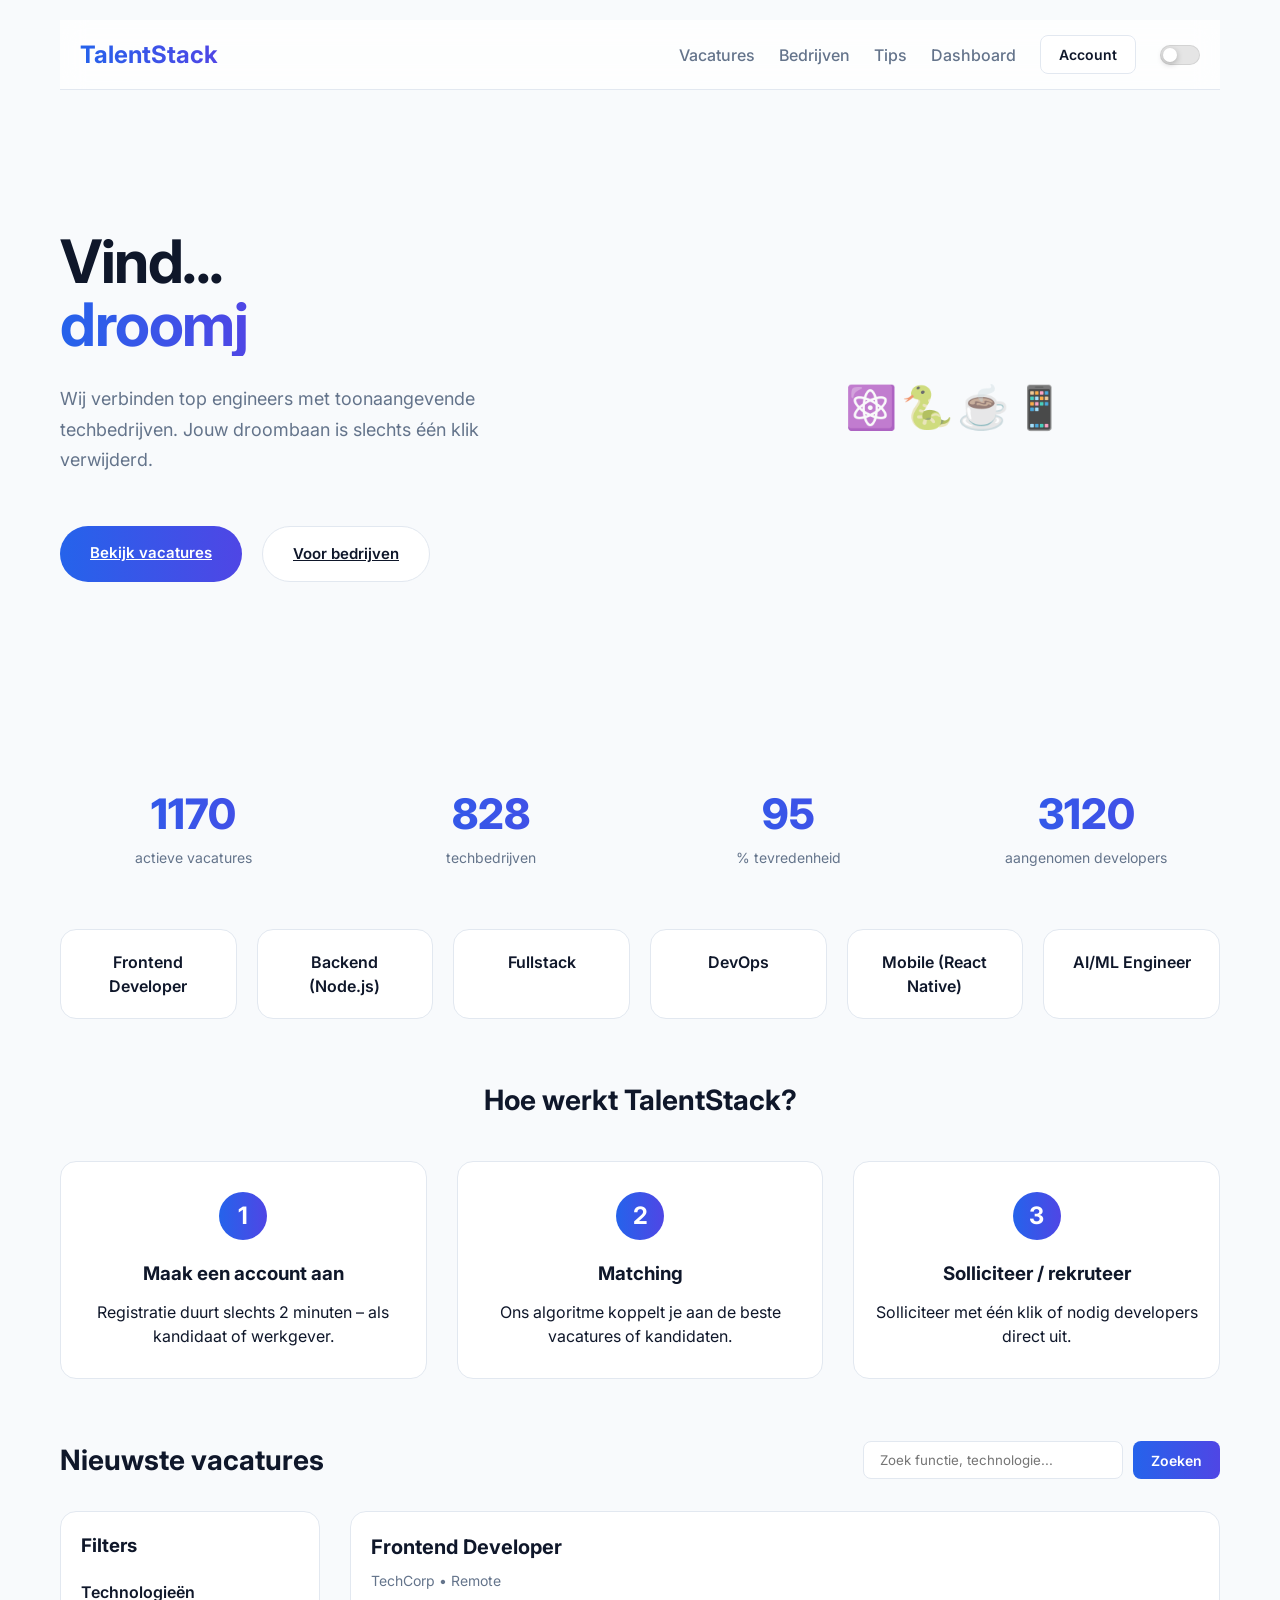
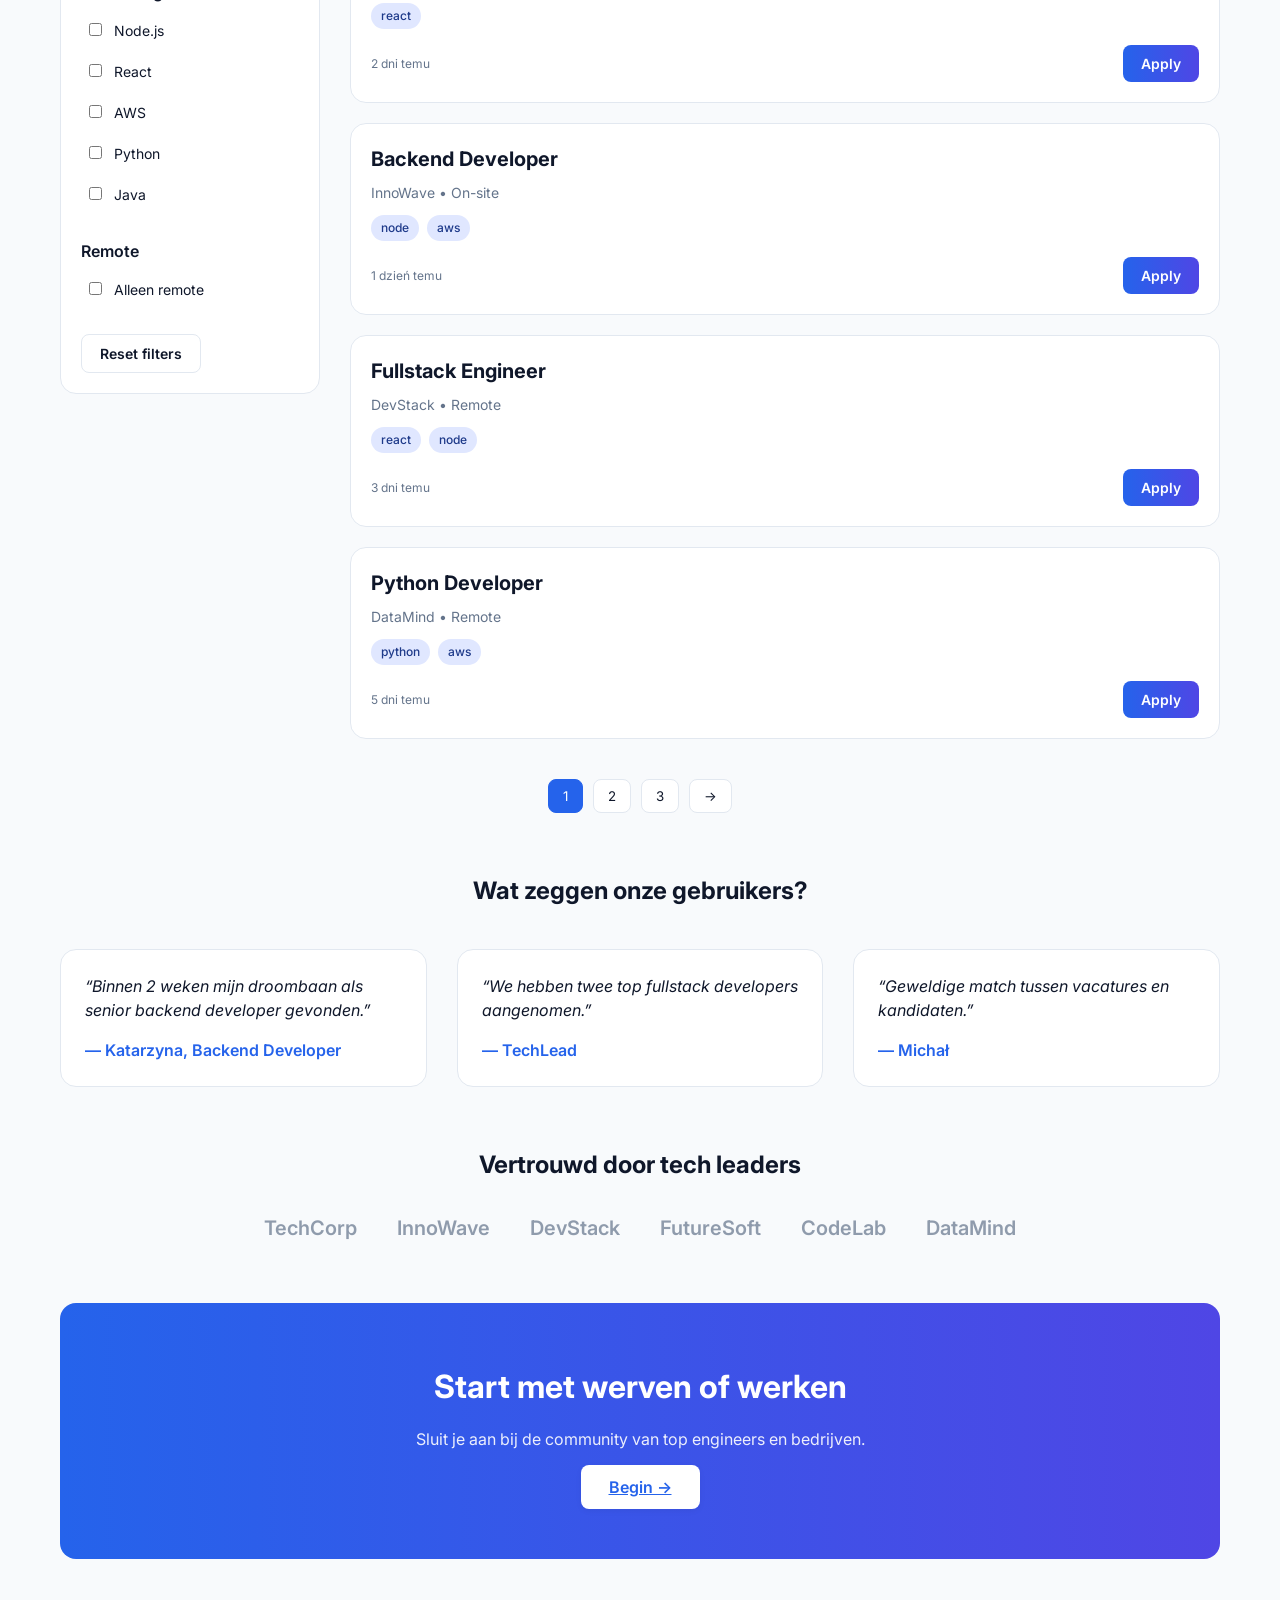
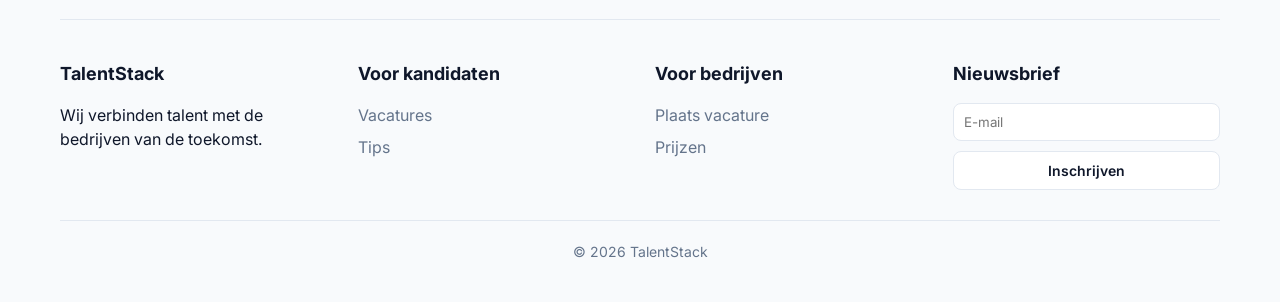
<file: index.html>
<!DOCTYPE html>
<html lang="nl">
<head>
  <meta charset="UTF-8" />
  <meta name="viewport" content="width=device-width, initial-scale=1.0, viewport-fit=cover" />

  <title>TalentStack – banen voor developers | IT recruitment</title>

  <meta name="description" content="TalentStack verbindt de beste software engineers met techbedrijven. Vind je droombaan als developer of huur toptalent in." />
  <meta name="keywords" content="developer jobs, IT vacatures, IT recruitment, frontend backend jobs, remote jobs, Node.js, React, AWS" />
  <meta name="author" content="TalentStack" />
  <meta name="robots" content="index, follow" />

  <link rel="canonical" href="https://talentstack.com" />

  <!-- OG -->
  <meta property="og:title" content="TalentStack – jouw IT-carrière begint hier" />
  <meta property="og:description" content="Vacatures voor frontend, backend, fullstack en DevOps developers. Sluit je aan bij topbedrijven." />
  <meta property="og:image" content="https://via.placeholder.com/1200x630?text=TalentStack" />
  <meta property="og:url" content="https://talentstack.com" />

  <link rel="icon" href="/favicon.ico" type="image/x-icon" />

  <!-- Fonts -->
  <link href="https://fonts.googleapis.com/css2?family=Inter:opsz,wght@14..32,300;400;600;700;800&display=swap" rel="stylesheet" />

  <!-- CSS -->
  <link rel="stylesheet" href="src/styles.css" />
</head>

<body>

<div class="container">

  <!-- ================= HEADER ================= -->
  <header>
    <div class="logo"><a href="/">TalentStack</a></div>

    <nav>
      <a href="#">Vacatures</a>
      <a href="#">Bedrijven</a>
      <a href="#">Tips</a>
      <a href="subsite/dashboard.html">Dashboard</a>

      <!-- AUTH -->
      <div class="auth-dropdown">
        <button class="btn btn-secondary" id="authBtn">Account</button>

        <div id="authBox" class="auth-box">
          <input class="input" type="email" placeholder="E-mail" />
          <input class="input" type="password" placeholder="Wachtwoord" />

          <button class="btn btn-primary">Inloggen</button>
          <button class="btn btn-secondary">Registreren</button>
        </div>
      </div>

      <!-- THEME -->
      <label class="ios-switch">
        <input type="checkbox" id="themeToggle" />
        <span class="ios-slider"></span>R
      </label>

    </nav>
  </header>

  <!-- ================= MAIN ================= -->
  <main>

    <!-- HERO -->
    <section class="hero reveal">
      <div class="hero-content">
        <h1>
          Vind... <br>
          <span class="highlight" id="typedText"></span>
          <span class="cursor"></span>
        </h1>

        <p>
          Wij verbinden top engineers met toonaangevende techbedrijven. 
          Jouw droombaan is slechts één klik verwijderd.
        </p>

        <div class="hero-buttons">
          <a href="#" class="btn btn-primary">Bekijk vacatures</a>
          <a href="#" class="btn btn-secondary">Voor bedrijven</a>
        </div>
      </div>

      <div class="hero-image">
        <div class="floating-elements">
          <span class="floating-icon">⚛️</span>
          <span class="floating-icon">🐍</span>
          <span class="floating-icon">☕</span>
          <span class="floating-icon">📱</span>
        </div>
      </div>
    </section>

    <!-- STATS -->
    <section class="stats-section reveal">
      <div class="stat-item">
        <span class="stat-number" data-target="1200">0</span>
        <span class="stat-label">actieve vacatures</span>
      </div>

      <div class="stat-item">
        <span class="stat-number" data-target="850">0</span>
        <span class="stat-label">techbedrijven</span>
      </div>

      <div class="stat-item">
        <span class="stat-number" data-target="98">0</span>
        <span class="stat-label">% tevredenheid</span>
      </div>

      <div class="stat-item">
        <span class="stat-number" data-target="3200">0</span>
        <span class="stat-label">aangenomen developers</span>
      </div>
    </section>

    <!-- ROLES -->
    <section class="roles reveal">
      <div class="role-card">Frontend Developer</div>
      <div class="role-card">Backend (Node.js)</div>
      <div class="role-card">Fullstack</div>
      <div class="role-card">DevOps</div>
      <div class="role-card">Mobile (React Native)</div>
      <div class="role-card">AI/ML Engineer</div>
    </section>

    <!-- HOW IT WORKS -->
    <section class="how-it-works reveal">
      <h2>Hoe werkt TalentStack?</h2>

      <div class="steps">
        <div class="step">
          <div class="step-number">1</div>
          <h3>Maak een account aan</h3>
          <p>Registratie duurt slechts 2 minuten – als kandidaat of werkgever.</p>
        </div>

        <div class="step">
          <div class="step-number">2</div>
          <h3>Matching</h3>
          <p>Ons algoritme koppelt je aan de beste vacatures of kandidaten.</p>
        </div>

        <div class="step">
          <div class="step-number">3</div>
          <h3>Solliciteer / rekruteer</h3>
          <p>Solliciteer met één klik of nodig developers direct uit.</p>
        </div>
      </div>
    </section>

    <!-- JOBS -->
    <section class="jobs reveal">
      <div class="jobs-header">
        <h2>Nieuwste vacatures</h2>

        <div class="search-bar">
          <input type="text" id="searchInput" placeholder="Zoek functie, technologie..." />
          <button class="btn btn-primary" id="searchBtn">Zoeken</button>
        </div>
      </div>

      <div class="jobs-layout">

        <!-- FILTERS -->
        <aside class="filters">
          <h3>Filters</h3>

          <fieldset>
            <legend>Technologieën</legend>
            <label><input type="checkbox" value="node" class="filter-tech"> Node.js</label>
            <label><input type="checkbox" value="react" class="filter-tech"> React</label>
            <label><input type="checkbox" value="aws" class="filter-tech"> AWS</label>
            <label><input type="checkbox" value="python" class="filter-tech"> Python</label>
            <label><input type="checkbox" value="java" class="filter-tech"> Java</label>
          </fieldset>

          <fieldset>
            <legend>Remote</legend>
            <label><input type="checkbox" id="filterRemote"> Alleen remote</label>
          </fieldset>

          <button id="resetFiltersBtn" class="btn btn-secondary">Reset filters</button>
        </aside>

        <!-- JOB LIST -->
        <div class="job-list" id="jobList"></div>

      </div>

      <div class="pagination">
        <button class="page-btn active">1</button>
        <button class="page-btn">2</button>
        <button class="page-btn">3</button>
        <button class="page-btn next">→</button>
      </div>

    </section>

    <!-- TESTIMONIALS -->
    <section class="testimonials reveal">
      <h2>Wat zeggen onze gebruikers?</h2>

      <div class="testimonial-grid">
        <div class="testimonial-card">
          <p class="testimonial-text">“Binnen 2 weken mijn droombaan als senior backend developer gevonden.”</p>
          <p class="testimonial-author">— Katarzyna, Backend Developer</p>
        </div>

        <div class="testimonial-card">
          <p class="testimonial-text">“We hebben twee top fullstack developers aangenomen.”</p>
          <p class="testimonial-author">— TechLead</p>
        </div>

        <div class="testimonial-card">
          <p class="testimonial-text">“Geweldige match tussen vacatures en kandidaten.”</p>
          <p class="testimonial-author">— Michał</p>
        </div>
      </div>
    </section>

    <!-- PARTNERS -->
    <section class="partners reveal">
      <h2>Vertrouwd door tech leaders</h2>

      <div class="partner-logos">
        <span class="partner-logo">TechCorp</span>
        <span class="partner-logo">InnoWave</span>
        <span class="partner-logo">DevStack</span>
        <span class="partner-logo">FutureSoft</span>
        <span class="partner-logo">CodeLab</span>
        <span class="partner-logo">DataMind</span>
      </div>
    </section>

    <!-- CTA -->
    <section class="cta reveal">
      <h2>Start met werven of werken</h2>
      <p>Sluit je aan bij de community van top engineers en bedrijven.</p>
      <a href="dashboard.html" class="btn btn-primary btn-large">Begin →</a>
    </section>

  </main>

  <!-- ================= FOOTER ================= -->
  <footer>
    <div class="footer-columns">

      <div class="footer-col">
        <h4>TalentStack</h4>
        <p>Wij verbinden talent met de bedrijven van de toekomst.</p>
      </div>

      <div class="footer-col">
        <h4>Voor kandidaten</h4>
        <ul>
          <li><a href="#">Vacatures</a></li>
          <li><a href="#">Tips</a></li>
        </ul>
      </div>

      <div class="footer-col">
        <h4>Voor bedrijven</h4>
        <ul>
          <li><a href="#">Plaats vacature</a></li>
          <li><a href="#">Prijzen</a></li>
        </ul>
      </div>

      <div class="footer-col newsletter">
        <h4>Nieuwsbrief</h4>
        <form id="newsletterForm">
          <input type="email" placeholder="E-mail" required />
          <button class="btn btn-secondary">Inschrijven</button>
        </form>
      </div>

    </div>

    <div class="footer-bottom">
      <p>© 2026 TalentStack</p>
    </div>
  </footer>

</div>

<script src="src/script.js"></script>
<script src="src/theme.js"></script>

</body>
</html>
</file>
<file: src/styles.css>
/* =========================
   1. ROOT / DESIGN SYSTEM
========================= */

:root {
  --color-primary: #2563eb;
  --color-primary-gradient: linear-gradient(to right, #2563eb, #4f46e5);

  --color-bg: #f8fafc;
  --color-bg-soft: #eef2ff;
  --color-white: #ffffff;

  --color-text: #0f172a;
  --color-text-muted: #64748b;

  --color-border: #e2e8f0;

  --color-badge-bg: #e0e7ff;
  --color-badge-text: #1e3a8a;

  --shadow-sm: 0 2px 6px rgba(0,0,0,0.05);
  --shadow-md: 0 10px 25px rgba(0,0,0,0.08);
  --shadow-lg: 0 20px 60px rgba(0,0,0,0.1);

  --radius-sm: 8px;
  --radius-md: 12px;
  --radius-lg: 16px;

  --transition: all 0.25s ease;
}

/* =========================
   2. DARK MODE
========================= */

.dark {
  --color-bg: #0b1220;
  --color-bg-soft: #0f172a;
  --color-white: #111827;

  --color-text: #e5e7eb;
  --color-text-muted: #94a3b8;

  --color-border: #1f2937;

  --color-badge-bg: #1e293b;
  --color-badge-text: #93c5fd;

  --shadow-sm: 0 2px 6px rgba(0,0,0,0.4);
  --shadow-md: 0 10px 25px rgba(0,0,0,0.5);
  --shadow-lg: 0 20px 60px rgba(0,0,0,0.6);
}

/* =========================
   3. RESET
========================= */

* {
  margin: 0;
  padding: 0;
  box-sizing: border-box;
  font-family: 'Inter', sans-serif;
}

body {
  background: var(--color-bg);
  color: var(--color-text);
  line-height: 1.5;
  transition: background 0.4s ease, color 0.4s ease;
  
}


/* =========================
   4. LAYOUT
========================= */

.container {
  max-width: 1200px;
  margin: auto;
  padding: 20px;
}



/* =========================
   5. HEADER (FIXED)
========================= */

header {
  position: sticky;
  top: 0;
  z-index: 999;

  display: flex;
  justify-content: space-between;
  align-items: center;

  padding: 15px 20px;

  background: rgba(255,255,255,0.75);
  backdrop-filter: blur(12px);

  border-bottom: 1px solid var(--color-border);
}

.dark header {
  background: rgba(17,24,39,0.75);
}

.logo {
  font-weight: 700;
  font-size: 24px;
  background: var(--color-primary-gradient);
  -webkit-background-clip: text;
  background-clip: text;
  color: transparent;
}

.logo a {
  text-decoration: none;
  color: inherit;
}

/* NAVIGATION */
nav {
  display: flex;
  align-items: center;
  gap: 24px;
  flex-wrap: wrap;
}

nav a {
  text-decoration: none;
  color: var(--color-text-muted);
  transition: var(--transition);
  font-weight: 500;
}

nav a:hover {
  color: var(--color-primary);
}

/* =========================
   AUTH DROPDOWN – SLIDE FROM NAV
========================= */

.auth-dropdown {
  position: relative;
}

/* 🔥 ukryty stan */
.auth-box {
  position: absolute;
  top: 60px;
  right: 0;

  width: 260px;
  padding: 18px;

  background: var(--color-white);
  border-radius: 14px;
  box-shadow: var(--shadow-lg);
  border: 1px solid var(--color-border);

  display: flex;
  flex-direction: column;
  gap: 12px;

  /* 🔥 animacja */
  opacity: 0;
  transform: translateY(-20px) scale(0.98);
  pointer-events: none;

  transition: 
    opacity 0.25s ease,
    transform 0.25s ease;
}

/* 🔥 aktywny */
.auth-box.show {
  opacity: 1;
  transform: translateY(0) scale(1);
  pointer-events: auto;
}

/* inputs spacing */
.auth-box .input {
  width: 100%;
}

/* buttons */
.auth-box .btn {
  width: 100%;
}

.auth-box {
  backdrop-filter: blur(12px);
}

.dark .auth-box {
  background: rgba(17,24,39,0.95);
}

/* =========================
   iOS STYLE TOGGLE
========================= */

.ios-switch {
  position: relative;
  display: inline-block;
  width: 40px;
  height: 20px;
}

.ios-switch input {
  opacity: 0;
  width: 0;
  height: 0;
}

.ios-slider {
  position: absolute;
  cursor: pointer;
  top: 0;
  left: 0;
  right: 0;
  bottom: 0;

  background-color: #e5e5e5;
  transition: 0.3s;
  border-radius: 999px;

  box-shadow: inset 0 0 0 1px rgba(0,0,0,0.08);
}

/* kółko */
.ios-slider:before {
  position: absolute;
  content: "";
  height: 14px;
  width: 14px;
  left: 3px;
  top: 3px;

  background-color: white;
  transition: 0.3s;
  border-radius: 50%;

  box-shadow: 0 2px 6px rgba(0,0,0,0.25);
}

/* ON state */
.ios-switch input:checked + .ios-slider {
  background-color: #111;
}

.ios-switch input:checked + .ios-slider:before {
  transform: translateX(22px);
}

/* hover premium feel */
.ios-switch:hover .ios-slider {
  box-shadow: 0 0 0 6px rgba(0,0,0,0.05);
}
/* =========================
   7. INPUTS
========================= */

.input {
  width: 100%;
  padding: 10px 12px;
  border-radius: var(--radius-sm);
  border: 1px solid var(--color-border);
  background: var(--color-white);
  color: var(--color-text);
  font-size: 14px;
}

.input:focus {
  outline: none;
  border-color: var(--color-primary);
}

/* =========================
   8. BUTTONS
========================= */

.btn {
  padding: 10px 18px;
  border-radius: var(--radius-sm);
  border: none;
  cursor: pointer;
  font-weight: 600;
  transition: var(--transition);
  font-size: 14px;
}

.btn-primary {
  background: var(--color-primary-gradient);
  color: white;
}

.btn-primary:hover {
  transform: translateY(-2px);
  box-shadow: var(--shadow-sm);
}

.btn-secondary {
  background: var(--color-white);
  border: 1px solid var(--color-border);
  color: var(--color-text);
}

.btn-secondary:hover {
  background: var(--color-bg-soft);
}

.btn-large {
  padding: 12px 28px;
  font-size: 16px;
}

/* =========================
   HERO – CLEAN PREMIUM
========================= */

.hero {
  display: flex;
  align-items: center;
  justify-content: space-between;
  gap: 100px;
  padding: 140px 0; /* 🔥 DUŻO przestrzeni */
}

/* tekst */
.hero-content {
  flex: 1;
  max-width: 600px;
}

.hero-content h1 {
  font-size: 60px;
  line-height: 1.05;
  margin-bottom: 28px;
  letter-spacing: -1.5px;
}

/* highlight */
.highlight {
  display: inline-block;
  background: linear-gradient(90deg, #2563eb, #4f46e5);
  -webkit-background-clip: text;
  color: transparent;

  animation: fadeSlide 0.8s ease;
}

/* 🔥 animacja zmiany słowa */
@keyframes fadeSlide {
  0% {
    opacity: 0;
    transform: translateY(20px);
    filter: blur(6px);
  }
  100% {
    opacity: 1;
    transform: translateY(0);
    filter: blur(0);
  }
}

.hero-content p {
  font-size: 18px;
  color: var(--color-text-muted);
  margin-bottom: 50px;
  line-height: 1.7;
  max-width: 500px;
}

/* przyciski */
.hero-buttons {
  display: flex;
  gap: 20px;
}

/* lepsze CTA */
.hero-buttons .btn {
  padding: 16px 30px;
  font-size: 15px;
  border-radius: 999px;
}

/* prawa strona minimalistyczna */
.hero-image {
  flex: 1;
  display: flex;
  justify-content: center;
}

/* mniej chaosu */
.floating-elements {
  gap: 40px;
}

.floating-icon {
  font-size: 42px;
  opacity: 0.7;
  transition: 0.3s;
}

.floating-icon:hover {
  opacity: 1;
  transform: scale(1.15);
}

/* =========================
   MOBILE
========================= */

@media (max-width: 900px) {
  .hero {
    flex-direction: column;
    text-align: center;
    padding: 90px 0;
    gap: 50px;
  }

  .hero-content h1 {
    font-size: 38px;
  }

  .hero-buttons {
    justify-content: center;
  }
}

/* =========================
   10. STATYSTYKI (animowane)
========================= */

.stats-section {
  display: flex;
  flex-wrap: wrap;
  justify-content: space-around;
  gap: 30px;
  margin: 60px 0;
  text-align: center;
}

.stat-item {
  flex: 1;
  min-width: 150px;
}

.stat-number {
  font-size: 42px;
  font-weight: 800;
  background: var(--color-primary-gradient);
  -webkit-background-clip: text;
  background-clip: text;
  color: transparent;
  display: block;
}

.stat-label {
  font-size: 14px;
  color: var(--color-text-muted);
  margin-top: 8px;
}

/* =========================
   11. ROLES (kategorie)
========================= */

.roles {
  display: grid;
  grid-template-columns: repeat(auto-fit, minmax(160px, 1fr));
  gap: 20px;
  margin: 60px 0;
}

.role-card {
  background: var(--color-white);
  padding: 20px;
  border-radius: var(--radius-lg);
  border: 1px solid var(--color-border);
  text-align: center;
  font-weight: 600;
  transition: var(--transition);
  cursor: pointer;
}

.role-card:hover {
  transform: translateY(-4px);
  border-color: var(--color-primary);
  box-shadow: var(--shadow-md);
}

/* =========================
   12. JAK TO DZIAŁA (steps)
========================= */

.how-it-works {
  margin: 60px 0;
  text-align: center;
}

.how-it-works h2 {
  margin-bottom: 40px;
  font-size: 28px;
}

.steps {
  display: flex;
  flex-wrap: wrap;
  gap: 30px;
  justify-content: center;
}

.step {
  flex: 1;
  min-width: 200px;
  background: var(--color-white);
  padding: 30px 20px;
  border-radius: var(--radius-lg);
  border: 1px solid var(--color-border);
  transition: var(--transition);
}

.step:hover {
  transform: translateY(-5px);
  box-shadow: var(--shadow-md);
}

.step-number {
  width: 48px;
  height: 48px;
  background: var(--color-primary-gradient);
  color: white;
  font-size: 24px;
  font-weight: bold;
  display: flex;
  align-items: center;
  justify-content: center;
  border-radius: 60px;
  margin: 0 auto 20px;
}

.step h3 {
  margin-bottom: 12px;
}

/* =========================
   13. JOBS (główna sekcja)
========================= */

.jobs {
  margin: 60px 0;
}

.jobs-header {
  display: flex;
  flex-wrap: wrap;
  justify-content: space-between;
  align-items: center;
  margin-bottom: 30px;
  gap: 20px;
}

.jobs-header h2 {
  font-size: 28px;
}

.search-bar {
  display: flex;
  gap: 10px;
}

.search-bar input {
  padding: 10px 16px;
  border-radius: var(--radius-sm);
  border: 1px solid var(--color-border);
  background: var(--color-white);
  color: var(--color-text);
  width: 260px;
}

.jobs-layout {
  display: grid;
  grid-template-columns: 260px 1fr;
  gap: 30px;
}

/* FILTRY */
.filters {
  background: var(--color-white);
  padding: 20px;
  border-radius: var(--radius-lg);
  border: 1px solid var(--color-border);
  align-self: start;
}

.filters h3 {
  margin-bottom: 20px;
}

.filters fieldset {
  border: none;
  margin-bottom: 20px;
  padding: 0;
}

.filters legend {
  font-weight: 600;
  margin-bottom: 10px;
  color: var(--color-text);
}

.filters label {
  display: block;
  margin-bottom: 8px;
  font-size: 14px;
  cursor: pointer;
}

.filters input[type="checkbox"] {
  margin-right: 8px;
}

.reset-filters {
  margin-top: 10px;
  width: 100%;
}

/* LISTA OFERT */
.job-list {
  display: flex;
  flex-direction: column;
  gap: 20px;
}

.job-card {
  background: var(--color-white);
  padding: 20px;
  border-radius: var(--radius-lg);
  border: 1px solid var(--color-border);
  transition: var(--transition);
}

.job-card:hover {
  transform: translateY(-2px);
  box-shadow: var(--shadow-md);
}

.job-card h3 {
  margin-bottom: 8px;
  font-size: 20px;
}

.job-meta {
  color: var(--color-text-muted);
  font-size: 14px;
  margin-bottom: 12px;
}

.job-tags {
  display: flex;
  flex-wrap: wrap;
  gap: 8px;
  margin: 12px 0;
}

.badge {
  display: inline-block;
  background: var(--color-badge-bg);
  color: var(--color-badge-text);
  padding: 4px 10px;
  border-radius: 30px;
  font-size: 12px;
  font-weight: 500;
}

.job-footer {
  display: flex;
  justify-content: space-between;
  align-items: center;
  margin-top: 16px;
}

.job-date {
  font-size: 12px;
  color: var(--color-text-muted);
}

/* PAGINACJA */
.pagination {
  display: flex;
  justify-content: center;
  gap: 10px;
  margin-top: 40px;
}

.page-btn {
  background: var(--color-white);
  border: 1px solid var(--color-border);
  padding: 8px 14px;
  border-radius: var(--radius-sm);
  cursor: pointer;
  transition: var(--transition);
  color: var(--color-text);
}

.page-btn.active {
  background: var(--color-primary);
  color: white;
  border-color: var(--color-primary);
}

.page-btn:hover:not(.active) {
  background: var(--color-bg-soft);
}

/* =========================
   14. STATYSTYKI (oryginalna sekcja .stats)
========================= */

.stats {
  display: flex;
  flex-wrap: wrap;
  justify-content: space-around;
  gap: 30px;
  margin: 60px 0;
  text-align: center;
}

/* =========================
   15. OPINIE (TESTIMONIALS)
========================= */

.testimonials {
  margin: 60px 0;
  text-align: center;
}

.testimonials h2 {
  margin-bottom: 40px;
}

.testimonial-grid {
  display: grid;
  grid-template-columns: repeat(auto-fit, minmax(280px, 1fr));
  gap: 30px;
}

.testimonial-card {
  background: var(--color-white);
  padding: 24px;
  border-radius: var(--radius-lg);
  border: 1px solid var(--color-border);
  text-align: left;
  transition: var(--transition);
}

.testimonial-card:hover {
  transform: translateY(-4px);
  box-shadow: var(--shadow-md);
}

.testimonial-text {
  font-style: italic;
  margin-bottom: 16px;
  color: var(--color-text);
}

.testimonial-author {
  font-weight: 600;
  color: var(--color-primary);
}

/* =========================
   16. PARTNERZY
========================= */

.partners {
  margin: 60px 0;
  text-align: center;
}

.partners h2 {
  margin-bottom: 30px;
}

.partner-logos {
  display: flex;
  flex-wrap: wrap;
  justify-content: center;
  gap: 40px;
}

.partner-logo {
  font-size: 20px;
  font-weight: 600;
  color: var(--color-text-muted);
  opacity: 0.7;
  transition: var(--transition);
}

.partner-logo:hover {
  opacity: 1;
  color: var(--color-primary);
}

/* =========================
   17. CTA
========================= */

.cta {
  text-align: center;
  padding: 60px 20px;
  background: var(--color-primary-gradient);
  border-radius: var(--radius-lg);
  color: white;
  margin: 60px 0;
}

.cta h2 {
  font-size: 32px;
  margin-bottom: 16px;
}

.cta p {
  margin-bottom: 24px;
  opacity: 0.9;
}

.cta .btn-primary {
  background: white;
  color: var(--color-primary);
  box-shadow: var(--shadow-sm);
}

.cta .btn-primary:hover {
  transform: translateY(-2px);
}

/* =========================
   18. FOOTER (rozbudowany)
========================= */

footer {
  margin-top: 60px;
  border-top: 1px solid var(--color-border);
  padding: 40px 0 20px;
}

.footer-columns {
  display: flex;
  flex-wrap: wrap;
  justify-content: space-between;
  gap: 30px;
  margin-bottom: 30px;
}

.footer-col {
  flex: 1;
  min-width: 160px;
}

.footer-col h4 {
  margin-bottom: 16px;
  font-size: 18px;
}

.footer-col ul {
  list-style: none;
}

.footer-col li {
  margin-bottom: 8px;
}

.footer-col a {
  text-decoration: none;
  color: var(--color-text-muted);
  transition: var(--transition);
}

.footer-col a:hover {
  color: var(--color-primary);
}

.newsletter form {
  display: flex;
  flex-direction: column;
  gap: 10px;
  margin-top: 12px;
}

.newsletter input {
  padding: 10px;
  border-radius: var(--radius-sm);
  border: 1px solid var(--color-border);
  background: var(--color-white);
}

.footer-bottom {
  text-align: center;
  padding-top: 20px;
  border-top: 1px solid var(--color-border);
  font-size: 14px;
  color: var(--color-text-muted);
}

.footer-bottom a {
  color: var(--color-primary);
  text-decoration: none;
}

/* =========================
   19. PRZEŁĄCZNIK MOTYWU (THEME TOGGLE)
========================= */

.theme-toggle {
  background: none;
  border: none;
  font-size: 22px;
  cursor: pointer;
  padding: 8px;
  border-radius: 50%;
  transition: var(--transition);
  color: var(--color-text);
}

.theme-toggle:hover {
  background: var(--color-bg-soft);
  transform: scale(1.05);
}

/* =========================
   20. DODATKOWE POMOCNICZE
========================= */

.visually-hidden {
  position: absolute;
  width: 1px;
  height: 1px;
  padding: 0;
  margin: -1px;
  overflow: hidden;
  clip: rect(0,0,0,0);
  border: 0;
}

.reveal {
  opacity: 0;
  transform: translateY(30px);
  transition: opacity 0.8s ease, transform 0.8s ease;
}

.reveal.active {
  opacity: 1;
  transform: translateY(0);
}

/* =========================
   21. RESPONSIVE
========================= */

@media (max-width: 900px) {
  .container {
    padding: 16px;
  }

  .hero {
    flex-direction: column;
    text-align: center;
  }

  .hero-content h1 {
    font-size: 32px;
  }

  .hero-buttons {
    justify-content: center;
  }

  .jobs-layout {
    grid-template-columns: 1fr;
  }

  .filters {
    margin-bottom: 20px;
  }

  .steps {
    flex-direction: column;
  }

  .stats-section, .stats {
    flex-direction: column;
    gap: 20px;
  }

  .footer-columns {
    flex-direction: column;
  }

  nav {
    gap: 12px;
  }

  .search-bar {
    width: 100%;
  }

  .search-bar input {
    flex: 1;
  }

  .roles {
    grid-template-columns: repeat(2, 1fr);
  }

  .floating-icon {
    font-size: 32px;
  }
}

/* =========================
   FIXES / IMPROVEMENTS PATCH
========================= */

/* 1. lepszy focus (accessibility + UX) */
button:focus-visible,
a:focus-visible,
input:focus-visible {
  outline: 2px solid var(--color-primary);
  outline-offset: 2px;
  border-radius: var(--radius-sm);
}

/* 2. poprawa auth dropdown (hover UX) */
.auth-box {
  transition: opacity 0.2s ease, transform 0.2s ease;
  transform: translateY(-5px);
  opacity: 0;
  pointer-events: none;
}

.auth-box.show,
.auth-box.active {
  opacity: 1;
  transform: translateY(0);
  pointer-events: auto;
}

/* 3. lepszy hover na nav (bardziej SaaS feel) */
nav a {
  position: relative;
}

nav a::after {
  content: "";
  position: absolute;
  left: 0;
  bottom: -4px;
  width: 0%;
  height: 2px;
  background: var(--color-primary);
  transition: 0.25s ease;
}

nav a:hover::after {
  width: 100%;
}

/* 4. filters UX fix (Twoje checkboxy są mało czytelne) */
.filters label {
  padding: 6px 8px;
  border-radius: var(--radius-sm);
  transition: var(--transition);
}

.filters label:hover {
  background: var(--color-bg-soft);
}

/* 5. job card lepszy hover (bardziej premium) */
.job-card {
  will-change: transform;
}

.job-card:hover {
  transform: translateY(-4px);
}

/* 6. role cards bardziej “clickable” */
.role-card:active {
  transform: scale(0.98);
}

/* 7. CTA lepszy kontrast hover */
.cta {
  position: relative;
  overflow: hidden;
}

.cta::before {
  content: "";
  position: absolute;
  inset: 0;
  background: rgba(255,255,255,0.08);
  opacity: 0;
  transition: 0.3s ease;
}

.cta:hover::before {
  opacity: 1;
}

/* 8. mobile fix - search input overflow */
@media (max-width: 900px) {
  .search-bar input {
    width: 100%;
  }

  .search-bar {
    width: 100%;
  }
}

/* 9. better scrollbar (opcjonalne ale PRO look) */
::-webkit-scrollbar {
  width: 10px;
}

::-webkit-scrollbar-track {
  background: var(--color-bg);
}

::-webkit-scrollbar-thumb {
  background: var(--color-primary);
  border-radius: 10px;
}

::-webkit-scrollbar-thumb:hover {
  background: #1d4ed8;
}
</file>
